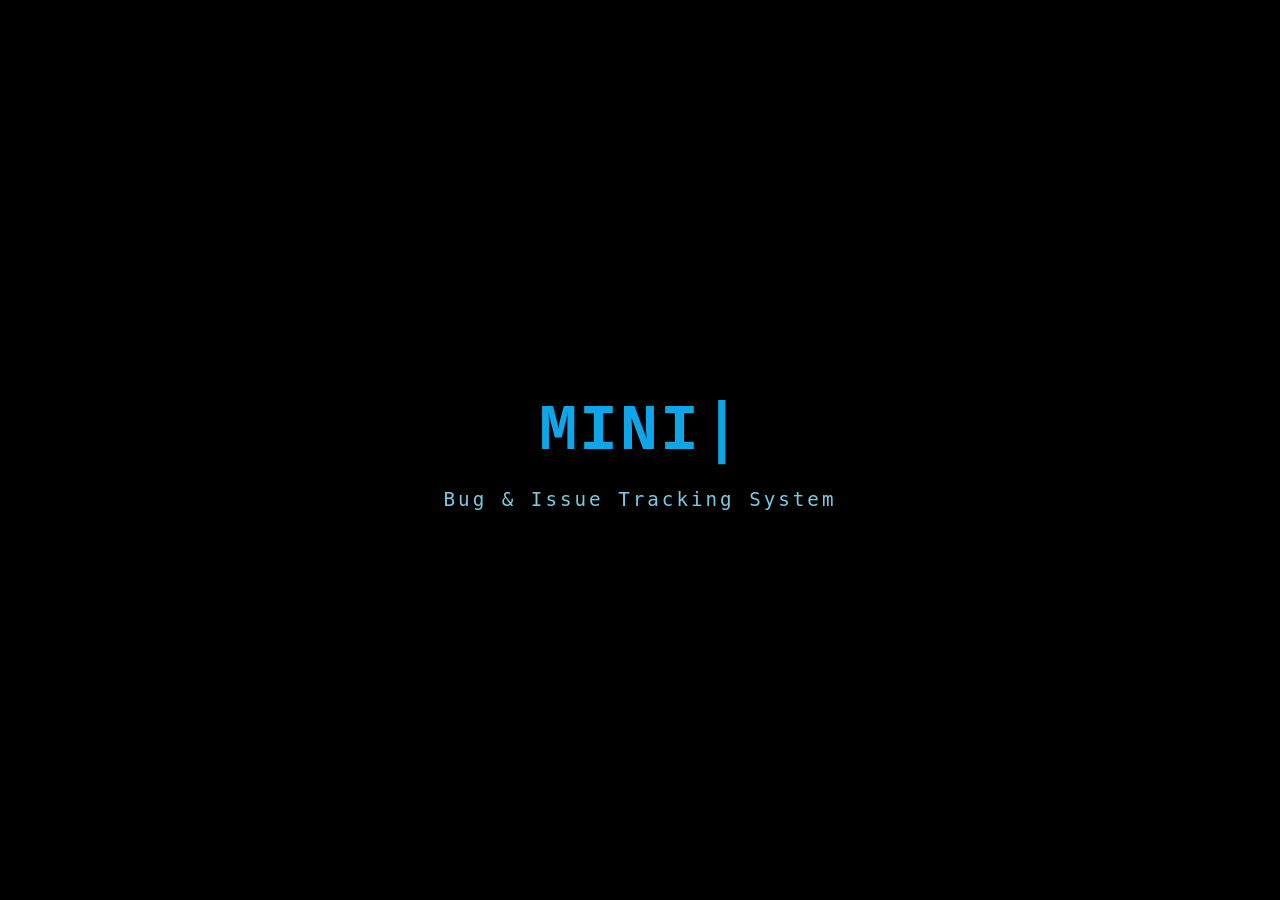
<file: index.html>
<!DOCTYPE html>
<html lang="en">
<head>
    <meta charset="UTF-8">
    <meta name="viewport" content="width=device-width, initial-scale=1.0">
    <title>MINI JIRA | Bug Tracker</title>
    <link rel="stylesheet" href="style.css">
</head>
<body>
    <!-- Typewriter Intro Screen -->
    <div id="introScreen" class="intro-screen">
        <div class="intro-content">
            <div class="typewriter-container">
                <span id="typewriterText" class="typewriter-text"></span>
                <span class="cursor">|</span>
            </div>
            <div class="intro-subtitle">Bug & Issue Tracking System</div>
        </div>
    </div>

    <!-- Login Screen (shown after intro) -->
    <div id="loginScreen" class="login-screen" style="display: none;">
        <div class="login-container">
            <div class="login-card">
                <div class="login-header">
                    <span class="login-icon">🐛</span>
                    <h2>MINI JIRA</h2>
                    <p>Sign in to continue</p>
                </div>
                <form id="loginForm">
                    <div class="input-group">
                        <label>Email</label>
                        <input type="email" id="loginEmail" placeholder="demo@minijira.com" required>
                    </div>
                    <div class="input-group">
                        <label>Password</label>
                        <input type="password" id="loginPassword" placeholder="••••••" required>
                    </div>
                    <button type="submit" class="login-btn">Sign In →</button>
                </form>
                <div class="demo-credentials">
                    <p>Demo Credentials:</p>
                    <code>demo@minijira.com / any password</code>
                </div>
            </div>
        </div>
    </div>

    <!-- Main Dashboard App (shown after login) -->
    <div id="mainApp" class="app-container" style="display: none;">
        <aside class="sidebar">
            <div class="sidebar-header">
                <div class="logo">
                    <span class="logo-icon">🐛</span>
                    <span class="logo-text">MINI JIRA</span>
                </div>
            </div>
            <nav class="sidebar-nav">
                <a href="#" class="nav-item active" onclick="showDashboard()">📊 Dashboard</a>
                <a href="#" class="nav-item" onclick="showReport()">➕ Report Bug</a>
                <a href="#" class="nav-item" onclick="showBoard()">📋 Board</a>
                <a href="#" class="nav-item" onclick="showList()">📝 All Issues</a>
            </nav>
           <div class="sidebar-footer">
    <div class="sidebar-footer">
    <div class="user-menu">
        <div class="user-avatar" id="userAvatar">👤</div>
        <div class="user-info">
            <span class="user-name" id="userName"></span>
            <span class="user-role" id="userRole">Tester</span>
        </div>
        <button class="logout-btn" onclick="logout()">🚪 Logout</button>
    </div>
</div>
</div>
        </aside>

        <main class="main-content" id="mainContent">
            <!-- Dashboard Content (default) -->
            <!-- Notification Panel -->
             <div class="notification-panel">
    <h3>📬 Activity Messages</h3>
    <div id="messageList" class="message-list">
        <div class="message-item">💬 System ready. Report bugs to start!</div>
    </div>
</div>
            
            <div id="dashboardView">
                <header class="content-header">
                    <div class="header-left">
                        <h1 class="page-title">Dashboard</h1>
                        <p class="page-subtitle">Bug tracking overview</p>
                    </div>
                    <div class="header-right">
                        <button class="btn btn-primary" onclick="showReport()">➕ Report Bug</button>
                    </div>
                </header>

                <section class="stats-grid" id="statsContainer"></section>

                <div class="dashboard-grid">
                    <section class="dashboard-card">
                        <div class="card-header">
                            <h2 class="card-title">Recent Bugs</h2>
                            <button class="card-link" onclick="showList()">View all →</button>
                        </div>
                        <div class="bug-list" id="recentBugsList"></div>
                    </section>
                    <section class="dashboard-card">
                        <div class="card-header">
                            <h2 class="card-title">Priority Distribution</h2>
                        </div>
                        <div class="priority-chart" id="priorityChart"></div>
                    </section>
                </div>
            </div>

            <!-- Report Bug View (hidden initially) -->
            <div id="reportView" style="display: none;">
                <header class="content-header">
                    <div class="header-left">
                        <h1 class="page-title">Report New Bug</h1>
                        <p class="page-subtitle">Create a detailed bug report</p>
                    </div>
                </header>
                <div class="form-container">
                    <form id="bugForm" class="bug-form">
                        <div class="form-group">
                            <label>Bug Title *</label>
                            <input type="text" id="title" required placeholder="e.g., Login button not responding">
                        </div>
                        <div class="form-row">
                            <div class="form-group">
                                <label>Priority *</label>
                                <select id="priority" required>
                                    <option value="critical">🔴 Critical</option>
                                    <option value="high">🟠 High</option>
                                    <option value="medium">🟡 Medium</option>
                                    <option value="low">🟢 Low</option>
                                </select>
                            </div>
                            <div class="form-group">
                                <label>Status</label>
                                <select id="status">
                                    <option value="open">Open</option>
                                    <option value="in-progress">In Progress</option>
                                    <option value="resolved">Resolved</option>
                                </select>
                            </div>
                        </div>
                        <div class="form-group">
                            <label>Description *</label>
                            <textarea id="description" rows="5" required placeholder="Describe the bug..."></textarea>
                        </div>
                        <div class="form-group">
                            <label>Assign To</label>
                            <select id="assignee">
                                <option value="Unassigned">Unassigned</option>
                                <option value="Alex">Alex</option>
                                <option value="Sarah">Sarah</option>
                                <option value="Mike">Mike</option>
                                <option value="Emma">Emma</option>
                            </select>
                        </div>
                        <div class="form-actions">
                            <button type="button" class="btn btn-secondary" onclick="showDashboard()">Cancel</button>
                            <button type="submit" class="btn btn-primary">Submit Bug</button>
                        </div>
                    </form>
                    <div id="formMessage" class="form-message"></div>
                </div>
            </div>

            <!-- Board View (hidden initially) -->
            <div id="boardView" style="display: none;">
                <header class="content-header">
                    <h1 class="page-title">Kanban Board</h1>
                    <p class="page-subtitle">Click on any card to update status</p>
                </header>
                <div class="board-container">
                    <div class="board-column">
                        <div class="column-header"><h3>🐛 Open</h3><span class="column-count" id="openCount">0</span></div>
                        <div class="column-cards" id="openColumn"></div>
                    </div>
                    <div class="board-column">
                        <div class="column-header"><h3>⚙️ In Progress</h3><span class="column-count" id="progressCount">0</span></div>
                        <div class="column-cards" id="progressColumn"></div>
                    </div>
                    <div class="board-column">
                        <div class="column-header"><h3>✅ Resolved</h3><span class="column-count" id="resolvedCount">0</span></div>
                        <div class="column-cards" id="resolvedColumn"></div>
                    </div>
                </div>
            </div>

            <!-- List View (hidden initially) -->
            <div id="listView" style="display: none;">
                <header class="content-header">
                    <h1 class="page-title">All Issues</h1>
                    <div class="header-right">
                        <div class="filter-group">
                            <select id="filterPriority" class="filter-select">
                                <option value="all">All Priorities</option>
                                <option value="critical">Critical</option>
                                <option value="high">High</option>
                                <option value="medium">Medium</option>
                                <option value="low">Low</option>
                            </select>
                            <select id="filterStatus" class="filter-select">
                                <option value="all">All Status</option>
                                <option value="open">Open</option>
                                <option value="in-progress">In Progress</option>
                                <option value="resolved">Resolved</option>
                            </select>
                            <button class="btn btn-secondary" id="clearFiltersBtn">Clear</button>
                        </div>
                        <button class="btn btn-primary" onclick="showReport()">➕ Report Bug</button>
                    </div>
                </header>
                <div class="table-container">
                    <table class="issues-table">
                        <thead><tr><th>ID</th><th>Title</th><th>Priority</th><th>Status</th><th>Assignee</th><th>Created</th><th>Actions</th></tr></thead>
                        <tbody id="issuesList"></tbody>
                    </table>
                    <div id="emptyMessage" class="empty-message" style="display: none;">No bugs found.</div>
                </div>
            </div>
        </main>
    </div>

<script src="js/jsonbin-data.js"></script>
<script src="js/dashboard.js"></script>
<script src="js/board.js"></script>
<script src="js/list.js"></script>
<script src="js/report.js"></script>
<script src="js/intro.js"></script>
</body>
</html>
</file>
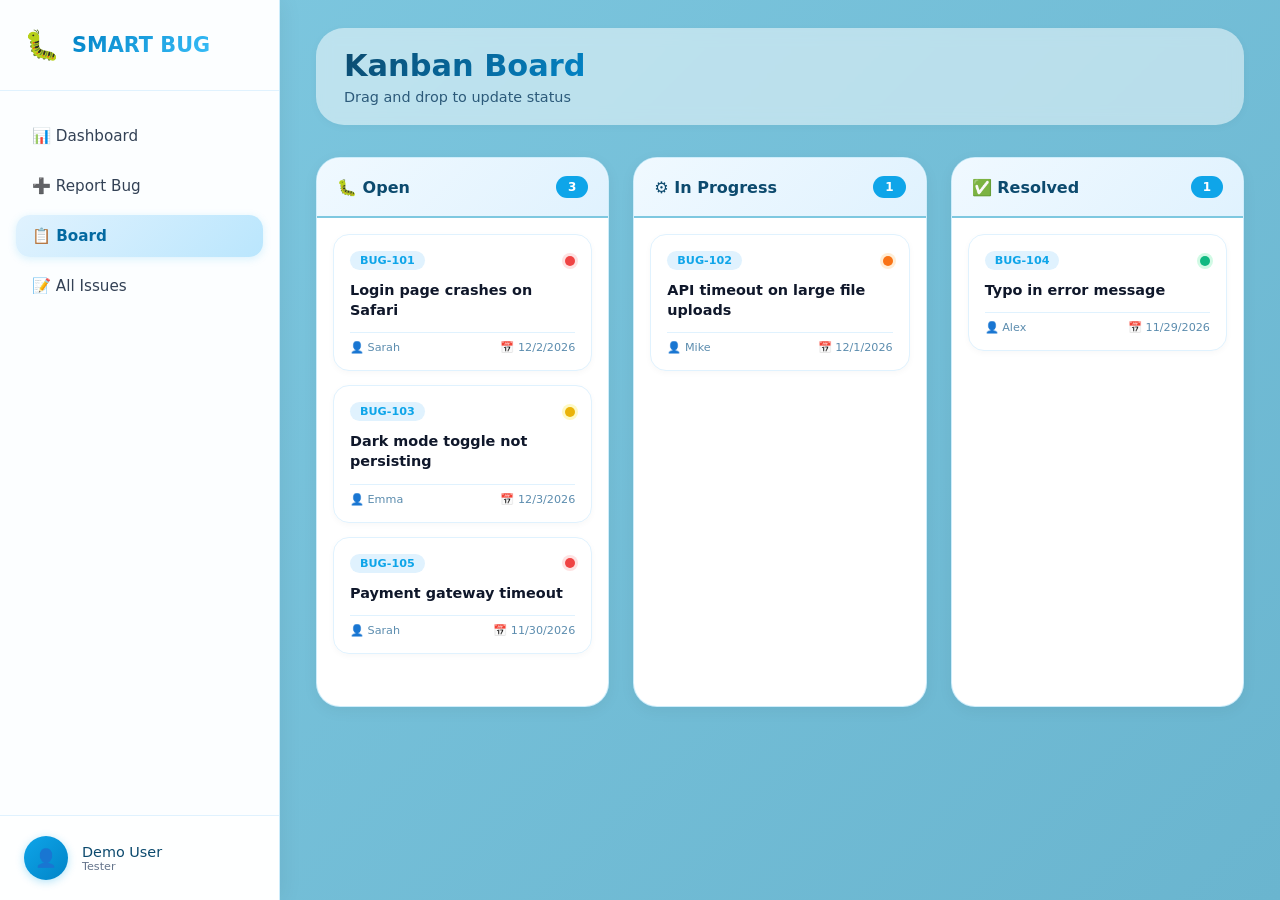
<file: board.html>
<!DOCTYPE html>
<html lang="en">
<head>
    <meta charset="UTF-8">
    <meta name="viewport" content="width=device-width, initial-scale=1.0">
    <title>Board | SMART BUG</title>
    <link rel="stylesheet" href="style.css">
</head>
<body>
    <div class="app-container">
        <aside class="sidebar">
            <div class="sidebar-header">
                <div class="logo">
                    <span class="logo-icon">🐛</span>
                    <span class="logo-text">SMART BUG</span>
                </div>
            </div>
            <nav class="sidebar-nav">
                <a href="index.html" class="nav-item">📊 Dashboard</a>
                <a href="report.html" class="nav-item">➕ Report Bug</a>
                <a href="board.html" class="nav-item active">📋 Board</a>
                <a href="list.html" class="nav-item">📝 All Issues</a>
            </nav>
            <div class="sidebar-footer">
                <div class="user-menu">
                    <div class="user-avatar">👤</div>
                    <div class="user-info">
                        <span class="user-name">Demo User</span>
                        <span class="user-role">Tester</span>
                    </div>
                </div>
            </div>
        </aside>

        <main class="main-content">
            <header class="content-header">
                <div class="header-left">
                    <h1 class="page-title">Kanban Board</h1>
                    <p class="page-subtitle">Drag and drop to update status</p>
                </div>
            </header>

            <div class="board-container">
                <div class="board-column">
                    <div class="column-header">
                        <h3>🐛 Open</h3>
                        <span class="column-count" id="openCount">0</span>
                    </div>
                    <div class="column-cards" id="openColumn"></div>
                </div>
                <div class="board-column">
                    <div class="column-header">
                        <h3>⚙️ In Progress</h3>
                        <span class="column-count" id="progressCount">0</span>
                    </div>
                    <div class="column-cards" id="progressColumn"></div>
                </div>
                <div class="board-column">
                    <div class="column-header">
                        <h3>✅ Resolved</h3>
                        <span class="column-count" id="resolvedCount">0</span>
                    </div>
                    <div class="column-cards" id="resolvedColumn"></div>
                </div>
            </div>
        </main>
    </div>

    <script src="js/data.js"></script>
    <script src="js/board.js"></script>
</body>
</html>
</file>
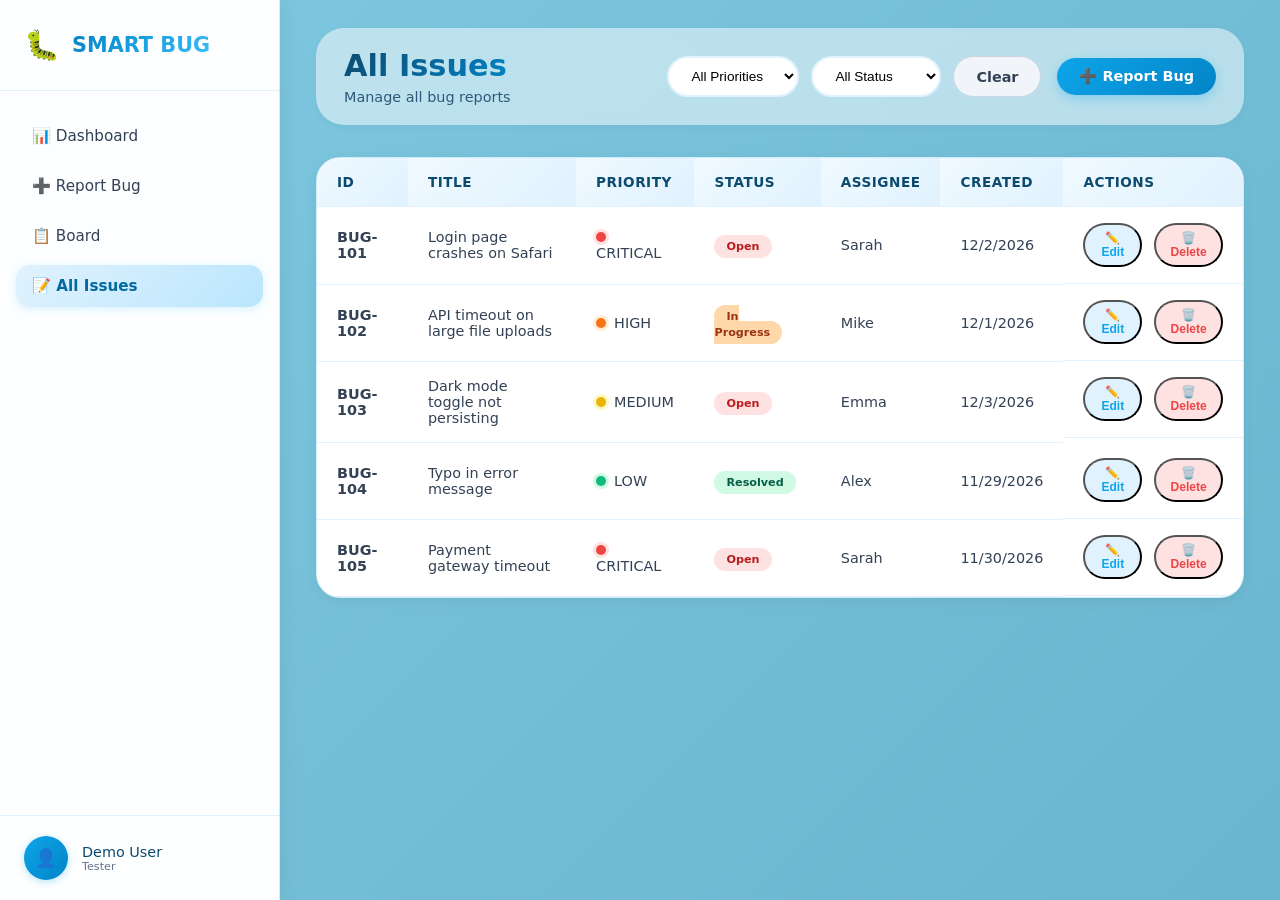
<file: list.html>
<!DOCTYPE html>
<html lang="en">
<head>
    <meta charset="UTF-8">
    <meta name="viewport" content="width=device-width, initial-scale=1.0">
    <title>All Issues | SMART BUG</title>
    <link rel="stylesheet" href="style.css">
</head>
<body>
    <div class="app-container">
        <aside class="sidebar">
            <div class="sidebar-header">
                <div class="logo">
                    <span class="logo-icon">🐛</span>
                    <span class="logo-text">SMART BUG</span>
                </div>
            </div>
            <nav class="sidebar-nav">
                <a href="index.html" class="nav-item">📊 Dashboard</a>
                <a href="report.html" class="nav-item">➕ Report Bug</a>
                <a href="board.html" class="nav-item">📋 Board</a>
                <a href="list.html" class="nav-item active">📝 All Issues</a>
            </nav>
            <div class="sidebar-footer">
                <div class="user-menu">
                    <div class="user-avatar">👤</div>
                    <div class="user-info">
                        <span class="user-name">Demo User</span>
                        <span class="user-role">Tester</span>
                    </div>
                </div>
            </div>
        </aside>

        <main class="main-content">
            <header class="content-header">
                <div class="header-left">
                    <h1 class="page-title">All Issues</h1>
                    <p class="page-subtitle">Manage all bug reports</p>
                </div>
                <div class="header-right">
                    <div class="filter-group">
                        <select id="filterPriority" class="filter-select">
                            <option value="all">All Priorities</option>
                            <option value="critical">Critical</option>
                            <option value="high">High</option>
                            <option value="medium">Medium</option>
                            <option value="low">Low</option>
                        </select>
                        <select id="filterStatus" class="filter-select">
                            <option value="all">All Status</option>
                            <option value="open">Open</option>
                            <option value="in-progress">In Progress</option>
                            <option value="resolved">Resolved</option>
                        </select>
                        <button class="btn btn-secondary" id="clearFiltersBtn">Clear</button>
                    </div>
                    <a href="report.html" class="btn btn-primary">➕ Report Bug</a>
                </div>
            </header>

            <div class="table-container">
                <table class="issues-table">
                    <thead>
                        <tr>
                            <th>ID</th>
                            <th>Title</th>
                            <th>Priority</th>
                            <th>Status</th>
                            <th>Assignee</th>
                            <th>Created</th>
                            <th>Actions</th>
                        </tr>
                    </thead>
                    <tbody id="issuesList"></tbody>
                </table>
                <div id="emptyMessage" class="empty-message" style="display: none;">No bugs found. Create your first bug report!</div>
            </div>

            <!-- Edit Modal -->
            <div id="editModal" class="modal">
                <div class="modal-content">
                    <span class="modal-close">&times;</span>
                    <h2 style="margin-bottom: 20px;">Edit Bug</h2>
                    <form id="editForm">
                        <input type="hidden" id="editId">
                        <div class="form-group">
                            <label>Title</label>
                            <input type="text" id="editTitle" required>
                        </div>
                        <div class="form-group">
                            <label>Description</label>
                            <textarea id="editDesc" rows="3"></textarea>
                        </div>
                        <div class="form-row">
                            <div class="form-group">
                                <label>Priority</label>
                                <select id="editPriority">
                                    <option value="critical">Critical</option>
                                    <option value="high">High</option>
                                    <option value="medium">Medium</option>
                                    <option value="low">Low</option>
                                </select>
                            </div>
                            <div class="form-group">
                                <label>Status</label>
                                <select id="editStatus">
                                    <option value="open">Open</option>
                                    <option value="in-progress">In Progress</option>
                                    <option value="resolved">Resolved</option>
                                </select>
                            </div>
                            <div class="form-group">
                                <label>Assignee</label>
                                <select id="editAssignee">
                                    <option value="Unassigned">Unassigned</option>
                                    <option value="Alex">Alex</option>
                                    <option value="Sarah">Sarah</option>
                                    <option value="Mike">Mike</option>
                                    <option value="Emma">Emma</option>
                                </select>
                            </div>
                        </div>
                        <div class="form-actions">
                            <button type="button" class="btn btn-secondary modal-cancel">Cancel</button>
                            <button type="submit" class="btn btn-primary">Save Changes</button>
                        </div>
                    </form>
                </div>
            </div>
        </main>
    </div>

    <script src="js/data.js"></script>
    <script src="js/list.js"></script>
</body>
</html>
</file>
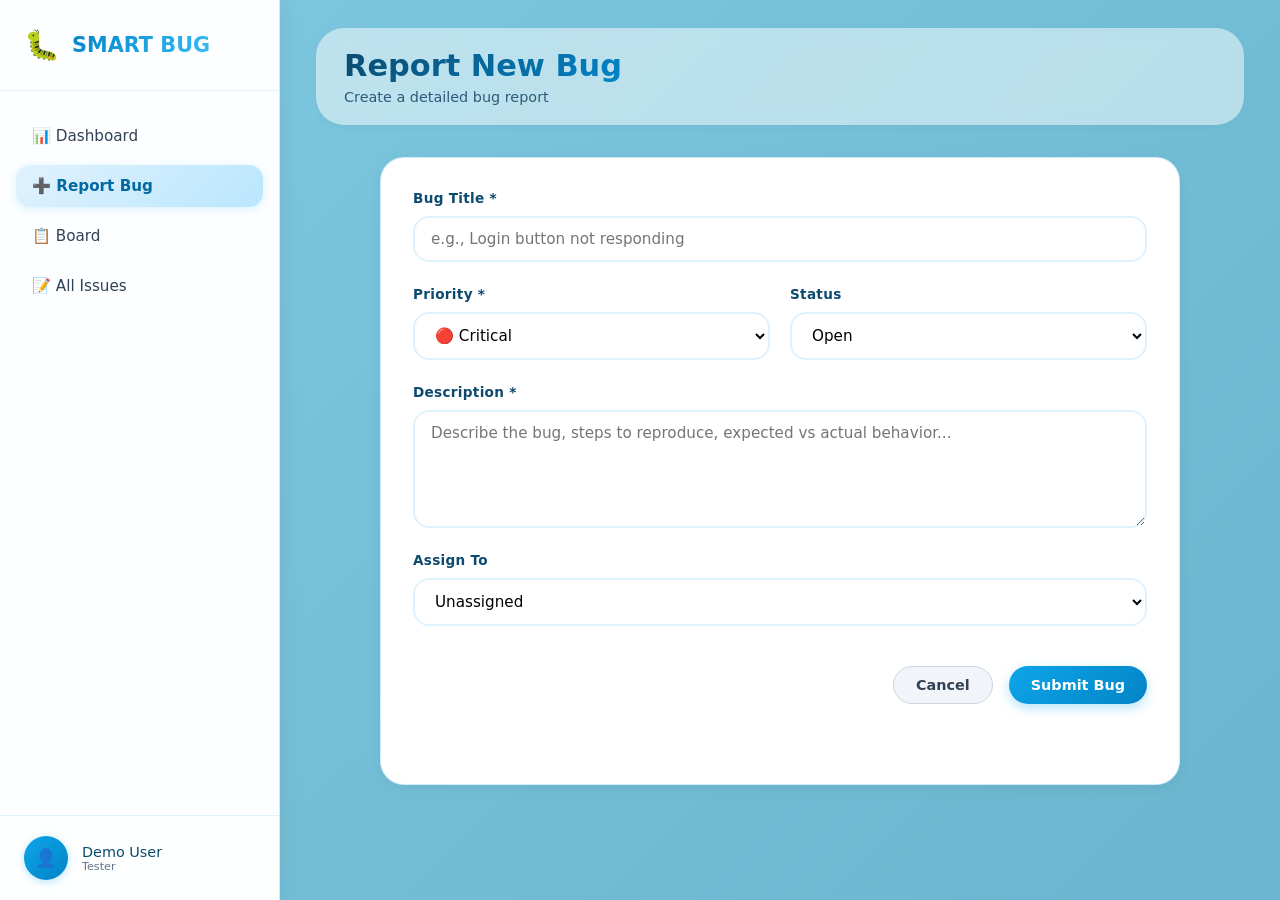
<file: report.html>
<!DOCTYPE html>
<html lang="en">
<head>
    <meta charset="UTF-8">
    <meta name="viewport" content="width=device-width, initial-scale=1.0">
    <title>Report Bug | SMART BUG</title>
    <link rel="stylesheet" href="style.css">
</head>
<body>
    <!-- Main App Container - This was missing! -->
    <div class="app-container">
        <!-- Sidebar -->
        <aside class="sidebar">
            <div class="sidebar-header">
                <div class="logo">
                    <span class="logo-icon">🐛</span>
                    <span class="logo-text">SMART BUG</span>
                </div>
            </div>
            <nav class="sidebar-nav">
                <a href="index.html" class="nav-item">📊 Dashboard</a>
                <a href="report.html" class="nav-item active">➕ Report Bug</a>
                <a href="board.html" class="nav-item">📋 Board</a>
                <a href="list.html" class="nav-item">📝 All Issues</a>
            </nav>
            <div class="sidebar-footer">
                <div class="user-menu">
                    <div class="user-avatar">👤</div>
                    <div class="user-info">
                        <span class="user-name">Demo User</span>
                        <span class="user-role">Tester</span>
                    </div>
                </div>
            </div>
        </aside>

        <!-- Main Content -->
        <main class="main-content">
            <header class="content-header">
                <div class="header-left">
                    <h1 class="page-title">Report New Bug</h1>
                    <p class="page-subtitle">Create a detailed bug report</p>
                </div>
            </header>

            <!-- Form Container -->
            <div class="form-container">
                <form id="bugForm" class="bug-form">
                    <div class="form-group">
                        <label for="title">Bug Title *</label>
                        <input type="text" id="title" name="title" required placeholder="e.g., Login button not responding">
                    </div>

                    <div class="form-row">
                        <div class="form-group">
                            <label for="priority">Priority *</label>
                            <select id="priority" name="priority" required>
                                <option value="critical">🔴 Critical</option>
                                <option value="high">🟠 High</option>
                                <option value="medium">🟡 Medium</option>
                                <option value="low">🟢 Low</option>
                            </select>
                        </div>
                        <div class="form-group">
                            <label for="status">Status</label>
                            <select id="status" name="status">
                                <option value="open">Open</option>
                                <option value="in-progress">In Progress</option>
                                <option value="resolved">Resolved</option>
                            </select>
                        </div>
                    </div>
                    <div class="form-group">
                        <label for="description">Description *</label>
                        <textarea id="description" name="description" rows="5" required placeholder="Describe the bug, steps to reproduce, expected vs actual behavior..."></textarea>
                    </div>

                    <div class="form-group">
                        <label for="assignee">Assign To</label>
                        <select id="assignee" name="assignee">
                            <option value="Unassigned">Unassigned</option>
                            <option value="Alex">Alex</option>
                            <option value="Sarah">Sarah</option>
                            <option value="Mike">Mike</option>
                            <option value="Emma">Emma</option>
                        </select>
                    </div>

                    <div class="form-actions">
                        <button type="button" class="btn btn-secondary" onclick="window.location.href='index.html'">Cancel</button>
                        <button type="submit" class="btn btn-primary">Submit Bug</button>
                    </div>
                </form>
                <div id="formMessage" class="form-message"></div>
            </div>
        </main>
    </div>

    <script src="js/data.js"></script>
    <script src="js/report.js"></script>
</body>
</html>
</file>
<file: style.css>
/* css/styles.css - Complete with Intro Screen & Sky Blue Theme */

* {
    margin: 0;
    padding: 0;
    box-sizing: border-box;
}

body {
    font-family: system-ui, -apple-system, 'Segoe UI', Roboto, sans-serif;
    background: linear-gradient(135deg, #7EC8E0 0%, #6AB5CF 100%);
    color: #0f172a;
    min-height: 100vh;
}

/* ========== INTRO SCREEN (BLACK BACKGROUND WITH TYPEWRITER) ========== */
/* ========== INTRO SCREEN STYLES - ADD AT TOP OF style.css ========== */
.intro-screen {
    position: fixed;
    top: 0;
    left: 0;
    width: 100%;
    height: 100%;
    background: #000000;
    z-index: 9999;
    display: flex;
    align-items: center;
    justify-content: center;
}

.intro-content {
    text-align: center;
    padding: 2rem;
}

.typewriter-container {
    display: flex;
    justify-content: center;
    align-items: baseline;
    gap: 2px;
}

.typewriter-text {
    font-size: 4rem;
    font-weight: 800;
    font-family: 'Courier New', monospace;
    color: #0ea5e9;
    letter-spacing: 2px;
}

.cursor {
    font-size: 4rem;
    font-weight: 800;
    color: #0ea5e9;
    animation: blink 0.8s infinite;
    font-family: monospace;
}

@keyframes blink {
    0%, 50% { opacity: 1; }
    51%, 100% { opacity: 0; }
}

.intro-subtitle {
    margin-top: 20px;
    font-size: 1.2rem;
    color: #7EC8E0;
    font-family: monospace;
    letter-spacing: 3px;
}

/* Hide main app initially - intro.js will show it */
#mainApp {
    display: none;
}



.app-container {
    display: flex;
    min-height: 100vh;
}

/* ========== SIDEBAR ========== */
.sidebar {
    width: 280px;
    background: rgba(255, 255, 255, 0.98);
    backdrop-filter: blur(10px);
    border-right: 1px solid rgba(14, 165, 233, 0.2);
    display: flex;
    flex-direction: column;
    position: sticky;
    top: 0;
    height: 100vh;
    box-shadow: 4px 0 20px rgba(0, 0, 0, 0.05);
}

.sidebar-header {
    padding: 28px 24px;
    border-bottom: 1px solid #e0f2fe;
}

.logo {
    display: flex;
    align-items: center;
    gap: 12px;
    font-weight: 800;
    font-size: 1.3rem;
}

.logo-icon {
    font-size: 1.8rem;
}

.logo-text {
    background: linear-gradient(135deg, #0284c7, #38bdf8);
    background-clip: text;
    -webkit-background-clip: text;
    color: transparent;
}

.sidebar-nav {
    flex: 1;
    padding: 24px 16px;
    display: flex;
    flex-direction: column;
    gap: 8px;
}

.nav-item {
    display: flex;
    align-items: center;
    gap: 14px;
    padding: 12px 16px;
    border-radius: 14px;
    color: #334155;
    text-decoration: none;
    transition: all 0.25s ease;
    font-weight: 500;
    font-size: 0.95rem;
}

.nav-item:hover {
    background: #e0f2fe;
    transform: translateX(4px);
}

.nav-item.active {
    background: linear-gradient(135deg, #e0f2fe, #bae6fd);
    color: #0369a1;
    font-weight: 600;
    box-shadow: 0 2px 8px rgba(14, 165, 233, 0.15);
}

.nav-icon {
    font-size: 1.3rem;
}

.nav-label {
    font-size: 0.9rem;
}

.sidebar-footer {
    padding: 20px 24px;
    border-top: 1px solid #e0f2fe;
    background: rgba(255, 255, 255, 0.9);
}

.user-menu {
    display: flex;
    align-items: center;
    gap: 14px;
}

.user-avatar {
    width: 44px;
    height: 44px;
    border-radius: 50%;
    background: linear-gradient(135deg, #0ea5e9, #0284c7);
    display: flex;
    align-items: center;
    justify-content: center;
    color: white;
    font-weight: bold;
    font-size: 1.1rem;
    box-shadow: 0 2px 8px rgba(14, 165, 233, 0.3);
}

/* User info with bracket styling */
.user-info {
    display: flex;
    flex-direction: column;
}

.user-name {
    font-weight: 500;
    font-size: 0.9rem;
    color: #0c4a6e;
}

.user-name::after {
   
    font-weight: normal;
    font-size: 0.7rem;
    color: #64748b;
}

.user-role {
    font-size: 0.7rem;
    color: #64748b;
}

/* Alternative: If you want bracket in separate element */
.username-wrapper {
    display: flex;
    align-items: center;
    gap: 4px;
    flex-wrap: wrap;
}

.username-bracket {
    font-size: 0.7rem;
    color: #64748b;
    font-weight: normal;
}


/* ========== LOGIN SCREEN STYLES ========== */
.login-screen {
    position: fixed;
    top: 0;
    left: 0;
    width: 100%;
    height: 100%;
    background: linear-gradient(135deg, #0f172a, #1e293b);
    z-index: 9998;
    display: flex;
    align-items: center;
    justify-content: center;
}

.login-container {
    width: 100%;
    max-width: 420px;
    padding: 20px;
}

.login-card {
    background: black;
    border-radius: 32px;
    padding: 40px;
    box-shadow: 0 25px 50px rgba(0,0,0,0.2);
    text-align: center;
}

.login-header {
    margin-bottom: 32px;
}

.login-icon {
    font-size: 3rem;
    display: block;
    margin-bottom: 12px;
}

.login-header h2 {
    font-size: 1.8rem;
    background: linear-gradient(135deg, #0284c7, #38bdf8);
    background-clip: text;
    -webkit-background-clip: text;
    color: transparent;
}

.login-header p {
    color: #64748b;
    margin-top: 8px;
}

.input-group {
    text-align: left;
    margin-bottom: 20px;
}

.input-group label {
    display: block;
    font-weight: 600;
    font-size: 0.85rem;
    color: #334155;
    margin-bottom: 6px;
}

.input-group input {
    width: 100%;
    padding: 12px 16px;
    border: 2px solid #e2e8f0;
    border-radius: 16px;
    font-size: 0.95rem;
    transition: all 0.2s;
}

.input-group input:focus {
    outline: none;
    border-color: #0ea5e9;
    box-shadow: 0 0 0 3px #bae6fd;
}

.login-btn {
    width: 100%;
    padding: 12px;
    background: linear-gradient(135deg, #0ea5e9, #0284c7);
    color: white;
    border: none;
    border-radius: 40px;
    font-size: 1rem;
    font-weight: 600;
    cursor: pointer;
    transition: all 0.2s;
}

.login-btn:hover {
    transform: translateY(-2px);
    box-shadow: 0 4px 12px rgba(14,165,233,0.4);
}

.demo-credentials {
    margin-top: 24px;
    padding: 12px;
    background: #f1f5f9;
    border-radius: 16px;
    font-size: 0.75rem;
    color: #475569;
}

.demo-credentials code {
    display: inline-block;
    margin-top: 6px;
    background: #e2e8f0;
    padding: 4px 8px;
    border-radius: 8px;
    font-family: monospace;
}

.logout-btn {
    background: #ef4444;
    color: white;
    border: none;
    padding: 6px 12px;
    border-radius: 30px;
    font-size: 0.7rem;
    font-weight: 600;
    cursor: pointer;
    margin-left: 10px;
    transition: all 0.2s;
}

.logout-btn:hover {
    background: #dc2626;
}
/* ========== MAIN CONTENT ========== */
.main-content {
    flex: 1;
    padding: 28px 36px;
    overflow-y: auto;
}

.content-header {
    display: flex;
    justify-content: space-between;
    align-items: center;
    margin-bottom: 32px;
    flex-wrap: wrap;
    gap: 20px;
    background: rgba(255, 255, 255, 0.5);
    backdrop-filter: blur(8px);
    padding: 20px 28px;
    border-radius: 28px;
    box-shadow: 0 2px 10px rgba(0, 0, 0, 0.03);
}

.page-title {
    font-size: 1.9rem;
    font-weight: 800;
    background: linear-gradient(135deg, #0c4a6e, #0284c7);
    background-clip: text;
    -webkit-background-clip: text;
    color: transparent;
}

.page-subtitle {
    color: #2c5a7a;
    margin-top: 6px;
    font-size: 0.9rem;
}

.header-right {
    display: flex;
    gap: 16px;
    align-items: center;
    flex-wrap: wrap;
}
/* Notification Panel */
/* ========== MESSAGE BOARD STYLES ========== */
/* ========== AUTO-RESOLUTION POPUP NOTIFICATIONS ========== */
/* Add this entire block to your style.css file */

/* Resolution Popup (Bug Resolved) */
.resolution-popup {
    position: fixed;
    bottom: 20px;
    right: 20px;
    z-index: 10000;
    animation: slideInRight 0.4s ease;
    max-width: 380px;
}

.resolution-popup-content {
    background: linear-gradient(135deg, #d1fae5, #a7f3d0);
    border-radius: 16px;
    padding: 15px;
    display: flex;
    align-items: center;
    gap: 12px;
    box-shadow: 0 4px 20px rgba(0, 0, 0, 0.2);
    border-left: 5px solid #10b981;
}

/* New Bug Popup */
.newbug-popup {
    position: fixed;
    bottom: 20px;
    right: 20px;
    z-index: 10000;
    animation: slideInRight 0.4s ease;
    max-width: 380px;
}

.newbug-popup-content {
    background: linear-gradient(135deg, #fef3c7, #fde68a);
    border-radius: 16px;
    padding: 15px;
    display: flex;
    align-items: center;
    gap: 12px;
    box-shadow: 0 4px 20px rgba(0, 0, 0, 0.2);
    border-left: 5px solid #f59e0b;
}

/* Critical Alert Popup */
.critical-popup {
    position: fixed;
    bottom: 20px;
    right: 20px;
    z-index: 10000;
    animation: slideInRight 0.4s ease;
    max-width: 380px;
}

.critical-popup-content {
    background: linear-gradient(135deg, #fee2e2, #fecaca);
    border-radius: 16px;
    padding: 15px;
    display: flex;
    align-items: center;
    gap: 12px;
    box-shadow: 0 4px 20px rgba(0, 0, 0, 0.2);
    border-left: 5px solid #ef4444;
}

/* Common Popup Elements */
.popup-icon {
    font-size: 2.2rem;
}

.popup-text {
    flex: 1;
}

.popup-title {
    font-weight: bold;
    font-size: 0.9rem;
    margin-bottom: 4px;
}

.resolution-popup .popup-title {
    color: #065f46;
}

.newbug-popup .popup-title {
    color: #92400e;
}

.critical-popup .popup-title {
    color: #b91c1c;
}

.popup-bug-id {
    font-size: 0.7rem;
    font-family: monospace;
    background: rgba(0, 0, 0, 0.05);
    display: inline-block;
    padding: 2px 6px;
    border-radius: 10px;
    margin-bottom: 4px;
}

.popup-bug-title {
    font-size: 0.85rem;
    font-weight: 500;
    color: #1f2937;
    margin-bottom: 4px;
}

.popup-details {
    font-size: 0.7rem;
    opacity: 0.8;
}

.popup-close {
    background: none;
    border: none;
    font-size: 1.2rem;
    cursor: pointer;
    opacity: 0.5;
    transition: opacity 0.2s;
}

.popup-close:hover {
    opacity: 1;
}

/* Animation */
@keyframes slideInRight {
    from {
        opacity: 0;
        transform: translateX(100px);
    }
    to {
        opacity: 1;
        transform: translateX(0);
    }
}

/* Multiple popups stacking */
.resolution-popup:first-child,
.newbug-popup:first-child,
.critical-popup:first-child {
    bottom: 20px;
}

.resolution-popup:nth-child(2),
.newbug-popup:nth-child(2),
.critical-popup:nth-child(2) {
    bottom: 100px;
}

.resolution-popup:nth-child(3),
.newbug-popup:nth-child(3),
.critical-popup:nth-child(3) {
    bottom: 180px;
}

/* ========== MESSAGE BOARD STYLES ========== */
.message-list {
    max-height: 250px;
    overflow-y: auto;
}

.message-item {
    padding: 10px 12px;
    background: #f0f9ff;
    border-radius: 12px;
    margin-bottom: 8px;
    font-size: 0.85rem;
    border-left: 4px solid #0ea5e9;
    animation: fadeInUp 0.3s ease;
    transition: all 0.2s;
}

.message-item:hover {
    transform: translateX(5px);
    background: #e0f2fe;
}

@keyframes fadeInUp {
    from {
        opacity: 0;
        transform: translateY(10px);
    }
    to {
        opacity: 1;
        transform: translateY(0);
    }
}

/* Notification Panel */
.notification-panel {
    background: white;
    border-radius: 20px;
    padding: 20px;
    margin-bottom: 24px;
    border: 1px solid #bae6fd;
    box-shadow: 0 2px 8px rgba(0, 0, 0, 0.04);
}

.notification-panel h3 {
    margin-bottom: 15px;
    color: #0c4a6e;
    font-size: 1.1rem;
}

/* Auto-resolve timer indicator */
.auto-resolve-timer {
    display: inline-block;
    font-size: 0.7rem;
    background: #e0f2fe;
    padding: 2px 8px;
    border-radius: 20px;
    margin-left: 8px;
    color: #0369a1;
}

/* Board Card Enhancement for Auto-Resolved */
.board-card.auto-resolved {
    background: linear-gradient(135deg, #f0fdf4, #dcfce7);
    border-left: 3px solid #10b981;
    animation: glowGreen 0.5s ease;
}

@keyframes glowGreen {
    0% {
        box-shadow: 0 0 0 0 rgba(16, 185, 129, 0.4);
    }
    70% {
        box-shadow: 0 0 0 10px rgba(16, 185, 129, 0);
    }
    100% {
        box-shadow: 0 0 0 0 rgba(16, 185, 129, 0);
    }
}

/* Resolved Badge */
.resolved-badge {
    display: inline-block;
    background: #10b981;
    color: white;
    font-size: 0.65rem;
    padding: 3px 8px;
    border-radius: 20px;
    margin-top: 8px;
    animation: pulse 0.5s ease;
}

@keyframes pulse {
    0%, 100% {
        transform: scale(1);
    }
    50% {
        transform: scale(1.05);
    }
}

/* Responsive for mobile */
@media (max-width: 600px) {
    .resolution-popup,
    .newbug-popup,
    .critical-popup {
        left: 10px;
        right: 10px;
        max-width: calc(100% - 20px);
    }
    
    .resolution-popup-content,
    .newbug-popup-content,
    .critical-popup-content {
        padding: 12px;
    }
    
    .popup-icon {
        font-size: 1.8rem;
    }
    
    .popup-bug-title {
        font-size: 0.75rem;
    }
}

/* ========== BUTTONS ========== */
.btn {
    padding: 10px 22px;
    border-radius: 40px;
    border: none;
    font-weight: 600;
    cursor: pointer;
    display: inline-flex;
    align-items: center;
    gap: 10px;
    text-decoration: none;
    font-size: 0.9rem;
    transition: all 0.25s ease;
    font-family: inherit;
}

.btn-primary {
    background: linear-gradient(135deg, #0ea5e9, #0284c7);
    color: white;
    box-shadow: 0 4px 12px rgba(14, 165, 233, 0.3);
}

.btn-primary:hover {
    transform: translateY(-2px);
    box-shadow: 0 6px 18px rgba(14, 165, 233, 0.4);
    background: linear-gradient(135deg, #0284c7, #0369a1);
}

.btn-secondary {
    background: #f1f5f9;
    color: #334155;
    border: 1px solid #cbd5e1;
}

.btn-secondary:hover {
    background: #e2e8f0;
    transform: translateY(-1px);
}

.btn-danger {
    background: linear-gradient(135deg, #ef4444, #dc2626);
    color: white;
}

.btn-danger:hover {
    transform: translateY(-1px);
    box-shadow: 0 4px 12px rgba(239, 68, 68, 0.3);
}

.btn-small {
    padding: 6px 14px;
    font-size: 0.75rem;
}

/* ========== STATS CARDS ========== */
.stats-grid {
    display: grid;
    grid-template-columns: repeat(auto-fit, minmax(220px, 1fr));
    gap: 24px;
    margin-bottom: 36px;
}

.stat-card {
    background: white;
    padding: 24px;
    border-radius: 24px;
    display: flex;
    align-items: center;
    gap: 18px;
    border: 1px solid rgba(14, 165, 233, 0.2);
    box-shadow: 0 4px 15px rgba(0, 0, 0, 0.05);
    transition: all 0.3s ease;
}

.stat-card:hover {
    transform: translateY(-4px);
    box-shadow: 0 12px 28px rgba(14, 165, 233, 0.15);
    border-color: #7ec8e0;
}

.stat-icon {
    width: 56px;
    height: 56px;
    border-radius: 30px;
    display: flex;
    align-items: center;
    justify-content: center;
    font-size: 1.8rem;
}

.stat-content {
    flex: 1;
}

.stat-value {
    font-size: 2rem;
    font-weight: 800;
    color: #0f172a;
    line-height: 1.2;
}

.stat-label {
    color: #5b8cae;
    font-size: 0.85rem;
    font-weight: 500;
    margin-top: 4px;
}

/* ========== DASHBOARD CARDS ========== */
.dashboard-grid {
    display: grid;
    grid-template-columns: repeat(2, 1fr);
    gap: 28px;
}

.dashboard-card, .form-container, .table-container, .board-column {
    background: white;
    border-radius: 24px;
    border: 1px solid rgba(14, 165, 233, 0.2);
    overflow: hidden;
    box-shadow: 0 4px 15px rgba(0, 0, 0, 0.05);
    transition: all 0.3s ease;
}

.dashboard-card:hover, .form-container:hover, .table-container:hover {
    box-shadow: 0 8px 25px rgba(14, 165, 233, 0.1);
}

.card-header {
    display: flex;
    justify-content: space-between;
    align-items: center;
    padding: 20px 24px;
    border-bottom: 2px solid #e0f2fe;
    background: rgba(255, 255, 255, 0.9);
}

.card-title {
    font-size: 1.2rem;
    font-weight: 700;
    color: #0c4a6e;
    letter-spacing: -0.3px;
}

.card-link {
    color: #0ea5e9;
    text-decoration: none;
    font-size: 0.85rem;
    font-weight: 600;
    transition: all 0.2s;
}

.card-link:hover {
    color: #0284c7;
    text-decoration: underline;
}

/* ========== BUG LIST ========== */
.bug-list {
    padding: 8px 0;
}

.bug-item {
    display: flex;
    align-items: center;
    gap: 14px;
    padding: 16px 24px;
    text-decoration: none;
    border-bottom: 1px solid #e0f2fe;
    color: inherit;
    transition: all 0.2s;
}

.bug-item:hover {
    background: #f0f9ff;
    padding-left: 28px;
}

.bug-priority {
    width: 10px;
    height: 10px;
    border-radius: 12px;
    flex-shrink: 0;
}

.priority-critical { background: #ef4444; box-shadow: 0 0 0 3px #fee2e2; }
.priority-high { background: #f97316; box-shadow: 0 0 0 3px #ffedd5; }
.priority-medium { background: #eab308; box-shadow: 0 0 0 3px #fef9c3; }
.priority-low { background: #10b981; box-shadow: 0 0 0 3px #d1fae5; }

.bug-info {
    flex: 1;
}

.bug-id {
    font-size: 0.7rem;
    font-weight: 700;
    color: #0ea5e9;
    letter-spacing: 0.3px;
}

.bug-title {
    font-size: 0.95rem;
    font-weight: 500;
    color: #1e293b;
}

.bug-status {
    font-size: 0.7rem;
    padding: 5px 12px;
    border-radius: 30px;
    font-weight: 600;
    text-transform: capitalize;
}

.status-open { background: #fee2e2; color: #b91c1c; }
.status-in-progress { background: #fed7aa; color: #9a3412; }
.status-resolved { background: #d1fae5; color: #065f46; }

/* ========== PRIORITY CHART ========== */
.priority-chart {
    padding: 24px;
}

.priority-row {
    display: flex;
    align-items: center;
    gap: 14px;
    margin-bottom: 20px;
}

.priority-label {
    width: 75px;
    font-size: 0.85rem;
    font-weight: 600;
    color: #334155;
}

.priority-bar-container {
    flex: 1;
    height: 10px;
    background: #e0f2fe;
    border-radius: 12px;
    overflow: hidden;
}

.priority-bar {
    height: 100%;
    border-radius: 12px;
    transition: width 0.5s ease;
}

.priority-count {
    width: 35px;
    font-size: 0.85rem;
    font-weight: 700;
    color: #0c4a6e;
    text-align: right;
}

/* ========== FORM STYLES ========== */
.form-container {
    max-width: 800px;
    padding: 32px;
    margin: 0 auto;
}

.bug-form {
    display: flex;
    flex-direction: column;
    gap: 24px;
}

.form-group {
    display: flex;
    flex-direction: column;
    gap: 10px;
}

.form-group label {
    font-weight: 700;
    font-size: 0.85rem;
    color: #0c4a6e;
    letter-spacing: 0.3px;
}

.form-group input, .form-group select, .form-group textarea {
    padding: 12px 16px;
    border: 2px solid #e0f2fe;
    border-radius: 16px;
    font-family: inherit;
    font-size: 0.95rem;
    transition: all 0.2s;
    background: white;
}

.form-group input:focus, .form-group select:focus, .form-group textarea:focus {
    outline: none;
    border-color: #0ea5e9;
    box-shadow: 0 0 0 4px #bae6fd;
}

.form-row {
    display: grid;
    grid-template-columns: 1fr 1fr;
    gap: 20px;
}

.form-actions {
    display: flex;
    justify-content: flex-end;
    gap: 16px;
    margin-top: 16px;
}

.form-message {
    margin-top: 20px;
    padding: 14px;
    border-radius: 16px;
    font-weight: 500;
    text-align: center;
}

.form-message.success {
    background: #d1fae5;
    color: #065f46;
    border-left: 4px solid #10b981;
}

.form-message.error {
    background: #fee2e2;
    color: #b91c1c;
    border-left: 4px solid #ef4444;
}

/* ========== BOARD STYLES ========== */
.board-container {
    display: grid;
    grid-template-columns: repeat(3, 1fr);
    gap: 24px;
}

.board-column {
    min-height: 550px;
    display: flex;
    flex-direction: column;
    background: white;
}

.column-header {
    display: flex;
    justify-content: space-between;
    align-items: center;
    padding: 18px 20px;
    background: linear-gradient(135deg, #f0f9ff, #e0f2fe);
    border-bottom: 2px solid #7ec8e0;
}

.column-header h3 {
    font-size: 1rem;
    font-weight: 700;
    color: #0c4a6e;
}

.column-count {
    background: #0ea5e9;
    padding: 4px 12px;
    border-radius: 30px;
    font-size: 0.75rem;
    font-weight: 700;
    color: white;
}

.column-cards {
    padding: 16px;
    display: flex;
    flex-direction: column;
    gap: 14px;
    flex: 1;
    min-height: 400px;
}

.board-card {
    background: white;
    border-radius: 16px;
    padding: 16px;
    border: 1px solid #e0f2fe;
    cursor: pointer;
    transition: all 0.25s ease;
    box-shadow: 0 2px 6px rgba(0, 0, 0, 0.03);
}

.board-card:hover {
    transform: translateY(-3px);
    box-shadow: 0 8px 20px rgba(14, 165, 233, 0.15);
    border-color: #7ec8e0;
}

.board-card-header {
    display: flex;
    justify-content: space-between;
    align-items: center;
    margin-bottom: 10px;
}

.board-id {
    font-size: 0.7rem;
    font-weight: 700;
    color: #0ea5e9;
    background: #e0f2fe;
    padding: 3px 10px;
    border-radius: 30px;
}

.board-priority {
    width: 8px;
    height: 8px;
    border-radius: 10px;
}

.board-title {
    font-weight: 600;
    font-size: 0.9rem;
    margin-bottom: 12px;
    color: #0f172a;
    line-height: 1.4;
}

.board-footer {
    display: flex;
    justify-content: space-between;
    align-items: center;
    margin-top: 10px;
    font-size: 0.7rem;
    color: #5b8cae;
    padding-top: 8px;
    border-top: 1px solid #e0f2fe;
}

/* ========== TABLE STYLES ========== */
.table-container {
    overflow-x: auto;
}

.issues-table {
    width: 100%;
    border-collapse: collapse;
}

.issues-table th, .issues-table td {
    padding: 16px 20px;
    text-align: left;
    border-bottom: 1px solid #e0f2fe;
}

.issues-table th {
    background: linear-gradient(135deg, #f0f9ff, #e0f2fe);
    font-weight: 700;
    font-size: 0.85rem;
    color: #0c4a6e;
    text-transform: uppercase;
    letter-spacing: 0.5px;
}

.issues-table tr {
    transition: background 0.2s;
}

.issues-table tr:hover {
    background: #f0f9ff;
}

.issues-table td {
    color: #334155;
    font-size: 0.9rem;
}

.filter-group {
    display: flex;
    gap: 12px;
}

.filter-select {
    padding: 10px 18px;
    border: 2px solid #e0f2fe;
    border-radius: 40px;
    background: white;
    font-size: 0.85rem;
    font-weight: 500;
    cursor: pointer;
    transition: all 0.2s;
}

.filter-select:focus {
    outline: none;
    border-color: #0ea5e9;
    box-shadow: 0 0 0 3px #bae6fd;
}

.empty-message {
    text-align: center;
    padding: 60px;
    color: #5b8cae;
    font-size: 1rem;
}

/* ========== MODAL ========== */
.modal {
    display: none;
    position: fixed;
    top: 0;
    left: 0;
    width: 100%;
    height: 100%;
    background: rgba(0, 0, 0, 0.5);
    backdrop-filter: blur(4px);
    z-index: 1000;
    align-items: center;
    justify-content: center;
}

.modal-content {
    background: white;
    border-radius: 28px;
    width: 90%;
    max-width: 600px;
    padding: 32px;
    position: relative;
    box-shadow: 0 25px 50px rgba(0, 0, 0, 0.2);
    animation: modalSlideIn 0.3s ease;
}

@keyframes modalSlideIn {
    from {
        opacity: 0;
        transform: translateY(-30px);
    }
    to {
        opacity: 1;
        transform: translateY(0);
    }
}

.modal-close {
    position: absolute;
    top: 20px;
    right: 24px;
    font-size: 28px;
    cursor: pointer;
    color: #94a3b8;
    transition: all 0.2s;
}

.modal-close:hover {
    color: #0f172a;
}

.action-buttons {
    display: flex;
    gap: 12px;
}

.edit-link, .delete-link {
    cursor: pointer;
    padding: 6px 12px;
    border-radius: 30px;
    font-size: 0.75rem;
    font-weight: 600;
    text-decoration: none;
    transition: all 0.2s;
}

.edit-link {
    color: #0ea5e9;
    background: #e0f2fe;
}

.edit-link:hover {
    background: #bae6fd;
}

.delete-link {
    color: #ef4444;
    background: #fee2e2;
}

.delete-link:hover {
    background: #fecaca;
}

/* ========== SCROLLBAR ========== */
::-webkit-scrollbar {
    width: 10px;
    height: 10px;
}

::-webkit-scrollbar-track {
    background: #e0f2fe;
    border-radius: 10px;
}

::-webkit-scrollbar-thumb {
    background: #7ec8e0;
    border-radius: 10px;
}

::-webkit-scrollbar-thumb:hover {
    background: #0ea5e9;
}

/* ========== RESPONSIVE ========== */
@media (max-width: 1000px) {
    .dashboard-grid, .board-container {
        grid-template-columns: 1fr;
    }
    
    .sidebar {
        width: 90px;
    }
    
    .logo-text, .nav-label, .user-info {
        display: none;
    }
    
    .nav-item {
        justify-content: center;
        padding: 12px;
    }
    
    .nav-icon {
        font-size: 1.5rem;
    }
    
    .main-content {
        padding: 20px;
    }
    
    .content-header {
        flex-direction: column;
        align-items: flex-start;
    }
    
    .form-row {
        grid-template-columns: 1fr;
    }
}

@media (max-width: 600px) {
    .stats-grid {
        grid-template-columns: 1fr;
    }
    
    .issues-table th, .issues-table td {
        padding: 12px;
        font-size: 0.8rem;
    }
    
    .filter-group {
        flex-wrap: wrap;
    }
    
    .page-title {
        font-size: 1.5rem;
    }
    
    .typewriter-text, .cursor {
        font-size: 2rem;
    }
}
</file>
